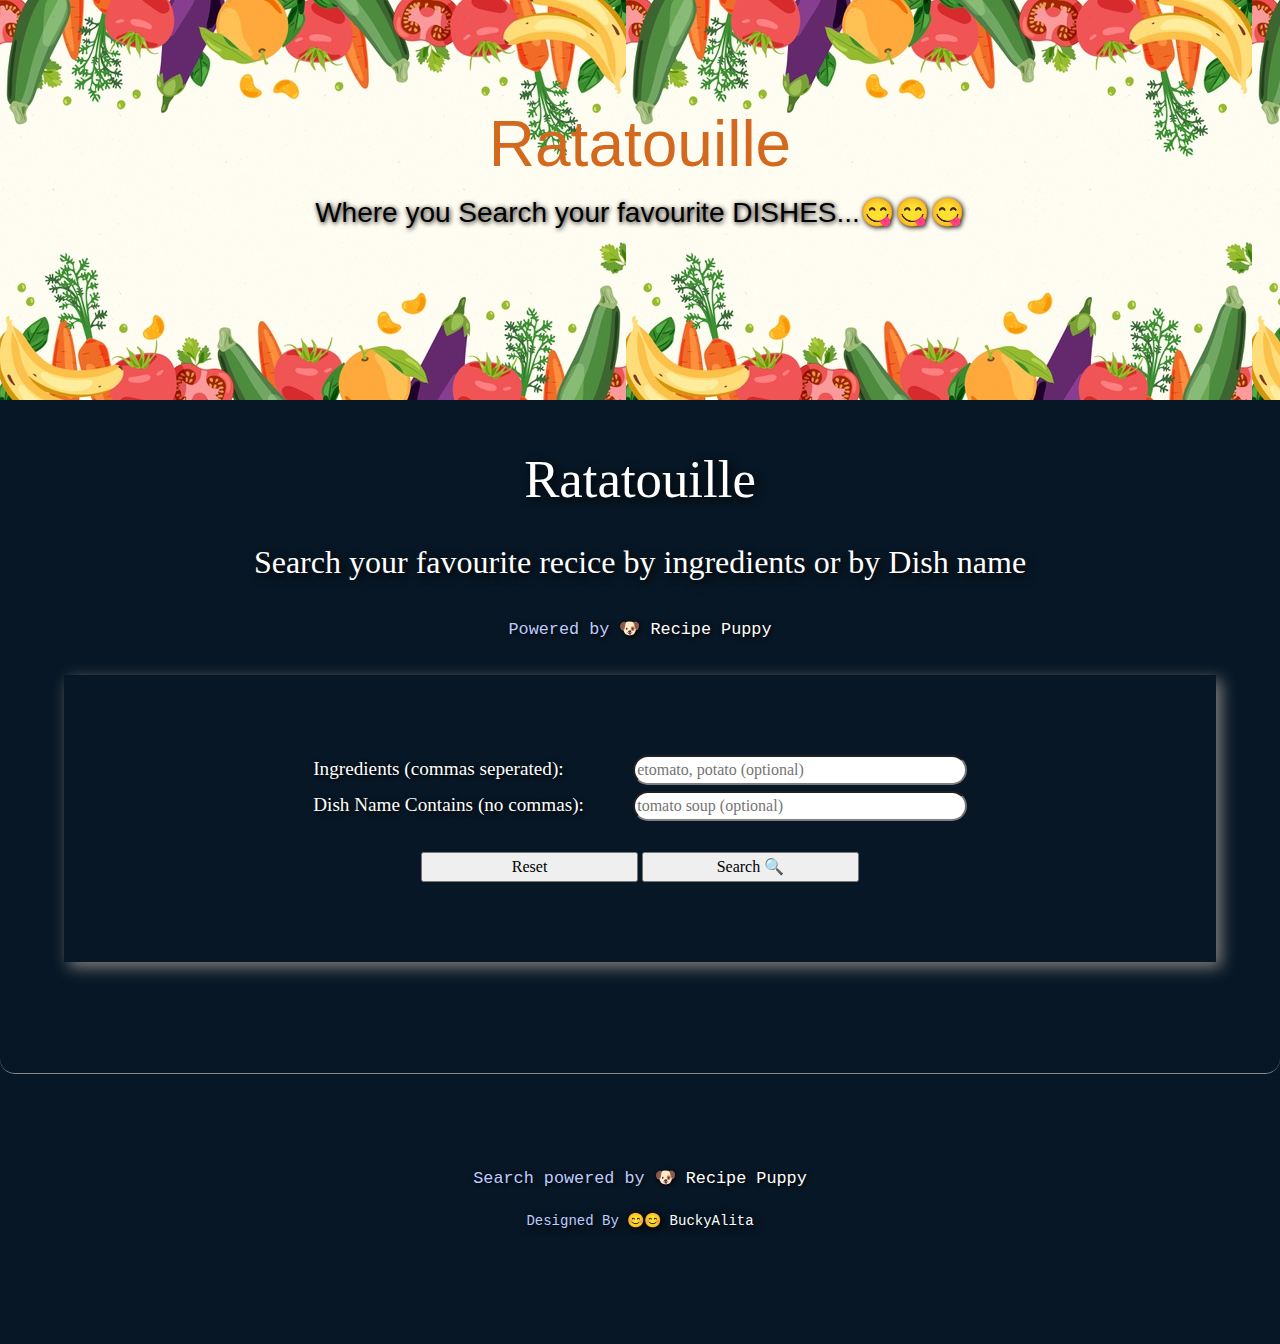
<file: index.html>
<!doctype html>


<html lang="en">

<head>

<meta charset="UTF-8">
<!-- <link rel="FaviconIcon" href="favicon.ico" type="image/x-icon"> -->
<link rel="shortcut icon" href="favicon.ico?v=2">
<meta name="viewport" content="width=device-width, initial-scale=1, shrink-to-fit=no">
<!-- <meta http-equiv=“Pragma” content=”no-cache”>
<meta http-equiv=“Expires” content=”-1″>
<meta http-equiv=“CACHE-CONTROL” content=”NO-CACHE”> -->
<!-- CSS Stylesheets -->
<link rel="stylesheet" href="https://stackpath.bootstrapcdn.com/bootstrap/4.4.1/css/bootstrap.min.css" integrity="sha384-Vkoo8x4CGsO3+Hhxv8T/Q5PaXtkKtu6ug5TOeNV6gBiFeWPGFN9MuhOf23Q9Ifjh" crossorigin="anonymous">
<link rel="stylesheet" href="css/kitchenblue.css">

<title>Ratatouille</title>

</head>

<body>

<div class="hero">
  <br><br><br><br>
  <span>Ratatouille</span>
  <p>Where you Search your favourite DISHES...😋😋😋</p>
</div>


<h1 class='section-heading'>Ratatouille</h1>
<h2 class='section-subheading'>Search your favourite recice by ingredients or by Dish name</h2>
<p><code class="copyright-text">Powered by <a href="http://www.recipepuppy.com/about/api/" target= "_blank">🐶 Recipe Puppy</a></code></p>

<div class="section-description">

  <p class="section-subheading">
    <form id="query-form">
      <div>
        <label for="ingredients">Ingredients (commas seperated):</label><input class="textfield" id="ingredients" type="text" name="ingredients" placeholder="etomato, potato (optional)" onChange="refreshInputs()" />
      </div>
      <div>
        <label for="contains">Dish Name Contains (no commas):</label><input class="textfield" id="contains" type="text" name="contains" placeholder="tomato soup (optional)" onChange="refreshInputs()" /></div>
      <div class="button">
        <br />
        <input class="button" type="button" value="Reset" id="resetButton" onClick="this.form.reset();resetResults()" />
        <input class="button" type="submit" value="Search 🔍" id="searchButton" />
      </div>
    </form>
  </p>

<div class="section-subheading" id="search-results-heading"></div>
<div class="results-div" id="results"></div>

</body>
<br><br>
<footer>
  <hr class="style18">
<br><br>
  <br />
  <p><code class="copyright-text">Search powered by <a href="http://www.recipepuppy.com/about/api/" target= "_blank">🐶 Recipe Puppy</a></code></p>

  <code class="copyright-text">Designed By 😊😊 <a href="https://coursera.org/" target= "_blank">BuckyAlita</a></code>

</footer>

<!-- JQuery Scripts -->
<script src="https://code.jquery.com/jquery-3.4.1.min.js" integrity="sha256-CSXorXvZcTkaix6Yvo6HppcZGetbYMGWSFlBw8HfCJo=" crossorigin="anonymous"></script>
<!-- Our codes -->
<script src="js/kitchenblue.js?v=1"></script>

</html>
</file>
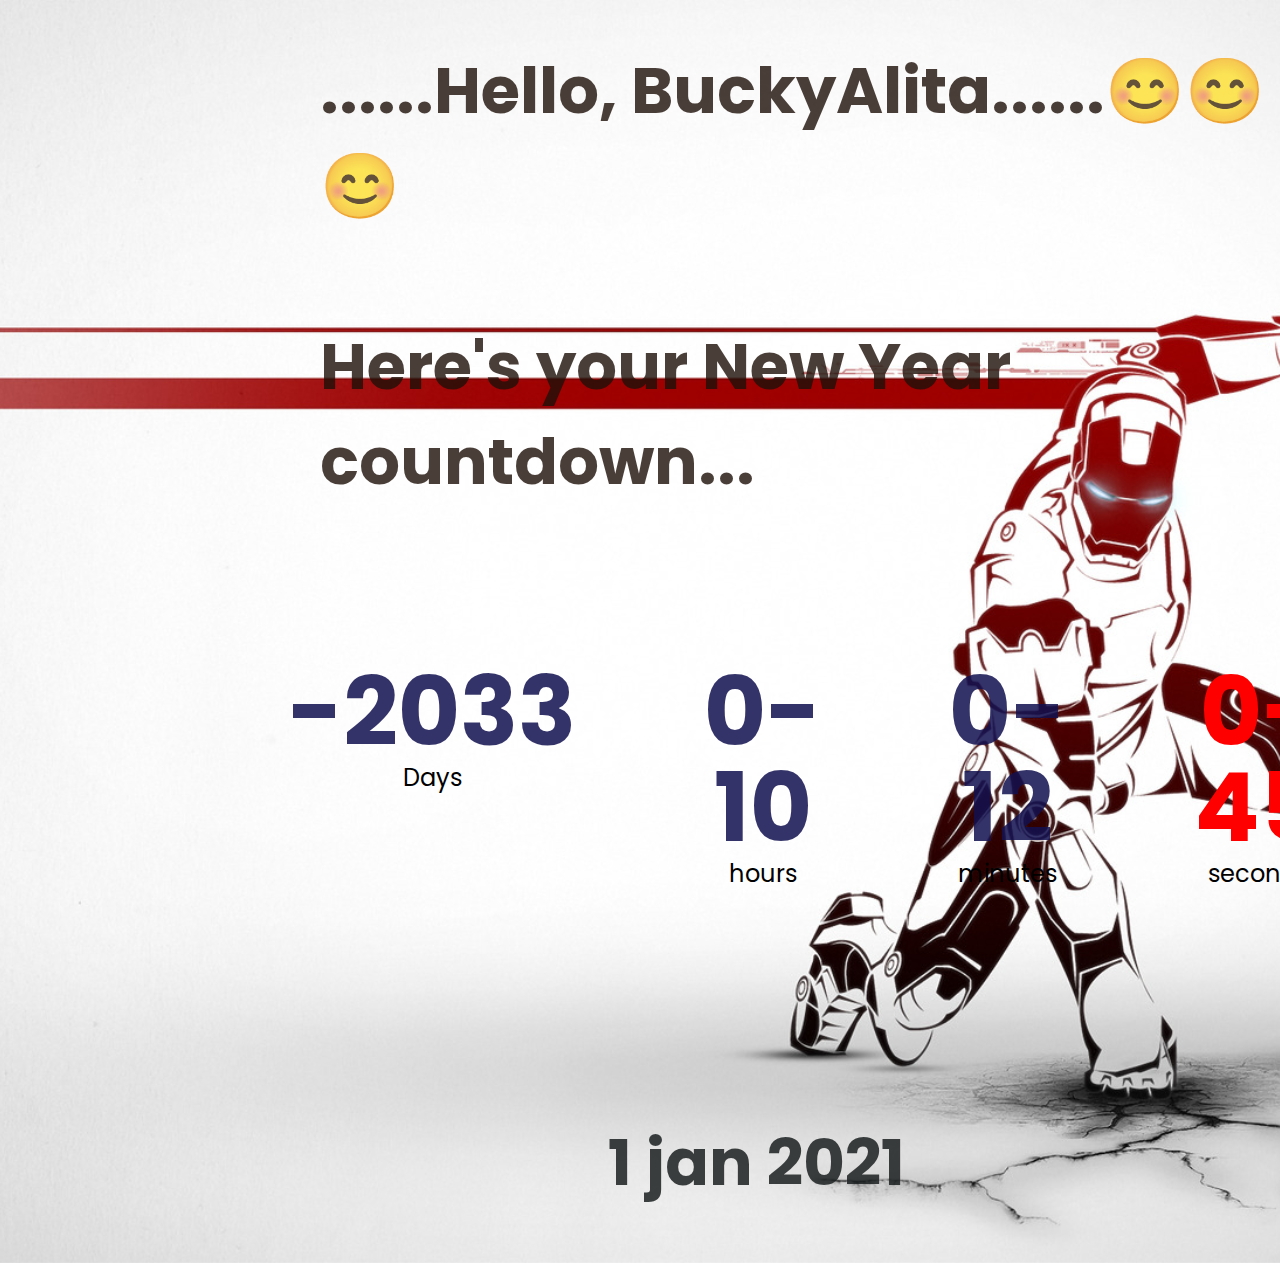
<file: CountDown/index.html>
<!DOCTYPE html>
<html lang="en">
<head>
    <meta charset="UTF-8">
    <meta name="viewport" content="width=device-width, initial-scale=1.0">
    <title>Tile</title>
    <link rel="stylesheet" href="styles.css">
</head>
<body>
    <h1>......Hello, BuckyAlita......😊😊😊</h1>
    <h1>Here's your New Year countdown...</h1>
    

    <div class="container">
        <div class="days-container span">
            <p class="big-text" id="days">0</p>
            <span>Days</span>
        </div>
        <div class="hours-container span">
            <p class="big-text" id="hours">0</p>
            <span>hours</span>
        </div>
        <div class="min-container span">
            <p class="big-text" id="min">0</p>
            <span>minutes</span>
        </div>
        <div class="sec-container span">
            <p class="big-text last" id="sec">0</p>
            <span>seconds</span>
        </div>
    </div>
    
    <footer>
        <h2 id="root"></h1>
    </footer>
    
    <script src="script.js"></script>
</body>
</html>
</file>
<file: css/kitchenblue.css>
/* Cascading stylesheet for the web page "Kitchen Blue"
   Created by Harrison Kong
   Copyright (C) Coursera 2020 */

body {
  color: #5a5a5a;
  background-color: #081725;
  overflow-x: hidden;
}

input {
  width: 30%;
}

label {
  color: white;
  font-size: 1.2rem;
  text-align: left;
  text-shadow: 1px 1px 5px black;
  width: 20rem;
}

html {
  overflow-x: hidden;
  scroll-behavior: smooth;
}

p {
  color: #becbff;
  font-size: 1.2rem;
  text-align: center;
  text-shadow: 1px 1px 5px black;
}

h1 {
  color: white;
  text-shadow: 3px 3px 10px black;
}

li {
  color: #becbdd;
  font-size: 1rem;
}

a {
  color: white;
}

a:hover {
  color: yellow;
  text-decoration: none;
}

.button {
  margin: auto;
  max-width: 65%;
}

.dish-image {
  border-radius: 10px;
  box-shadow: 3px 3px 10px black;
}

.dish-image-div {
  margin-bottom: 1.2rem;
}

.dish-ingredients-div {
  color: white;
  margin: 0.7rem auto 3.5rem auto;
  max-width: 50%;
}

.dish-title-div {
  font-size: 1.5rem;
  margin: auto;
  max-width: 88%;
  text-shadow: 3px 3px 10px black;
}

.hero {
  background-image: url(/images/banner.jpg);
  width: 100%;
  height: 400px;
  text-align: center;
}
.hero span{
  font-size: 64px;
  color: chocolate;
}
.hero p{
  font-size: 28px;
  color: black;
}

.section-heading {
  font-size: 3.3em;
  margin-top: 3rem;
  margin-bottom: 1rem;
  text-align: center;
  font-family: Apple Chancery, cursive;

}

.section-subheading {
  color: white;
  font-size: 2em;
  margin-top: 2rem;
  margin-bottom: 2rem;
  text-align: center;
  text-shadow: 3px 3px 10px black;
  font-family: Apple Chancery, cursive;

}

.section-description {
  margin-bottom: 3rem;
  text-align: center;
  font-family: Apple Chancery, cursive;
}

hr.style18:before { 
  display: block; 
  content: ""; 
  height: 30px; 
  margin-top: -31px; 
  border-style: solid; 
  border-color: #8c8b8b; 
  border-width: 0 0 1px 0; 
  border-radius: 20px; 
}

.subsection-heading {
  font-size: 2rem;
  margin-bottom: 2rem;
  text-align: center;
  text-shadow: 3px 3px 10px black;
}

.textfield {
  margin: auto;
  width: 30%;
  border-bottom: 2px solid grey;
  border-radius: 15px;
}

#query-form {
  margin: auto;
  max-width: 90%;
  padding: 80px 20px 80px 20px;
  box-shadow: 5px 5px 15px grey;
}



/* FOOTER
------------------------- */

footer {
  /* background-color: #34699a; */
  /* background-image: linear-gradient(to right top, #34699a, #113f67); */
  padding-bottom: 4rem;
  padding-top: 1rem;
  text-align: center;
  text-shadow: 2px 2px 10px black;
}

.copyright-text {
  color: #becbff;
}

/* RESPONSIVE ADJUSTMENTS
-------------------------------- */

/* ----- MEDIUM WIDE ----- */

@media only screen and (max-width: 767px) {

  .button {
    max-width: 100%;
  }

  .textfield {
    margin: auto;
    width: 90%;
  }

}
</file>
<file: CountDown/styles.css>
@import url('https://fonts.googleapis.com/css2?family=Poppins:wght@200;400;600&display=swap');

*{
    box-sizing: border-box;
}

body{
    font-family: 'Poppins', sans-serif;
    margin: 0;
    background-image: url(background.jpg);
    background-size: cover;
    background-position: center center;
    min-height: 100vh;
    display: flex;
    flex-direction: column;
}

h1{
    font-size: 4rem;
    margin-left: 20rem;
    color: rgba(31, 16, 9, 0.808);
}
.container{
    margin-top: 7rem;
    margin-left: 14rem;
    display: flex;
}

.big-text{
    font-weight: bold;
    font-size: 6rem;
    line-height: 1;
    margin: 0 4rem;
    color: rgba(18, 16, 80, 0.856);

}
.span{
    text-align: center;
}
.span span{
    font-size: 1.5rem;
}

.last{
    color: red;
}

#root{
    margin-top: 14rem;
    margin-left: 38rem;
    font-size: 4rem;
    color: rgba(27, 31, 32, 0.856);
}
</file>
